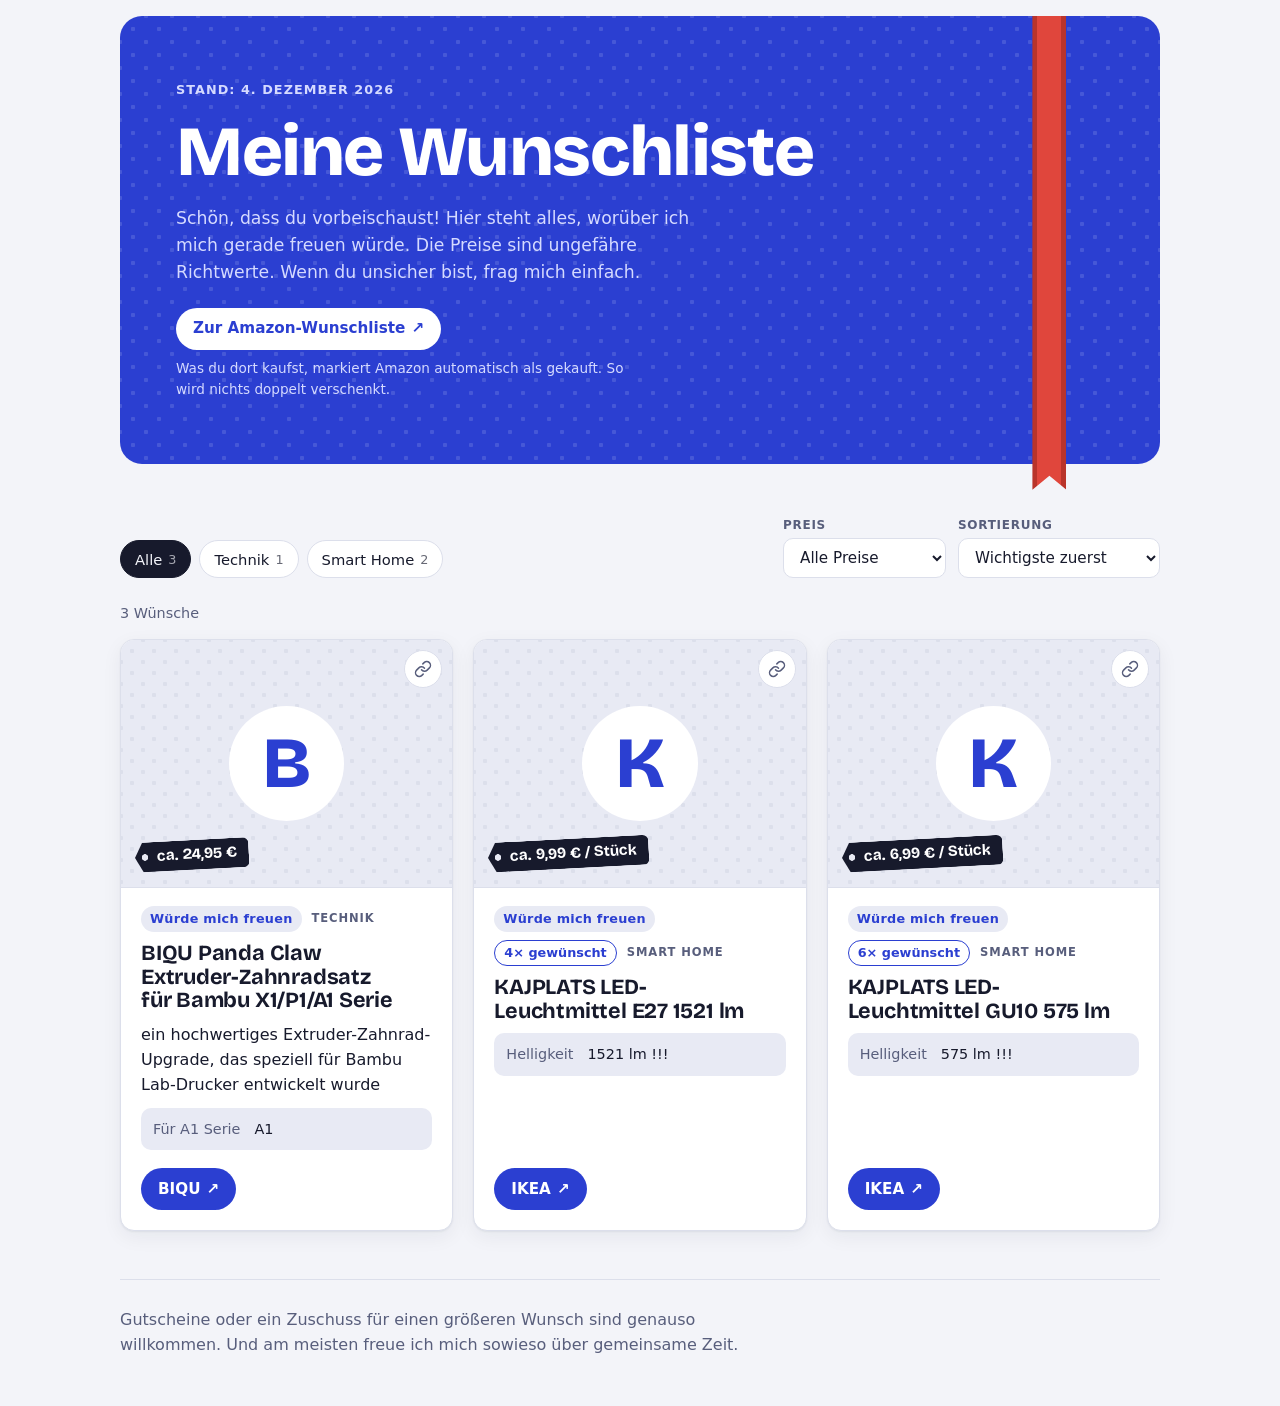
<file: index.html>
<!doctype html>
<html lang="de">
<head>
  <meta charset="utf-8">
  <meta name="viewport" content="width=device-width, initial-scale=1, viewport-fit=cover">
  <title>Meine Wunschliste</title>

  <!-- Nicht in Suchmaschinen anzeigen: Nur wer den Link hat, findet die Seite. -->
  <meta name="robots" content="noindex, nofollow">

  <!-- Vorschau beim Teilen (WhatsApp, Signal, Telegram …).
       Wenn die Seite unter einer anderen Adresse liegt, die beiden URLs unten anpassen. -->
  <meta name="description" content="Alles, worüber ich mich gerade freuen würde, mit Links zum Shop.">
  <meta property="og:type" content="website">
  <meta property="og:title" content="Meine Wunschliste">
  <meta property="og:description" content="Alles, worüber ich mich gerade freuen würde, mit Links zum Shop.">
  <meta property="og:url" content="https://maximilianhankomh-netizen.github.io/Wunschliste/">
  <meta property="og:image" content="https://maximilianhankomh-netizen.github.io/Wunschliste/vorschau.png">
  <meta property="og:image:width" content="1200">
  <meta property="og:image:height" content="630">
  <meta name="twitter:card" content="summary_large_image">

  <link rel="icon" href="favicon.svg" type="image/svg+xml">
  <meta name="theme-color" content="#2b3fd1">
  <link rel="stylesheet" href="style.css">
</head>
<body>
  <div class="seite">
    <header class="kopf">
      <div class="kopf-inhalt">
        <div class="kopf-zeile">
          <p class="kopf-label">Wunschzettel</p>
          <a id="admin-link" class="admin-link" href="admin.html" hidden>Bearbeiten</a>
        </div>
        <h1 id="titel">Meine Wunschliste</h1>
        <p id="einleitung" class="einleitung"></p>
        <div id="amazon-box" class="amazon-box" hidden>
          <a id="amazon-link" class="knopf knopf-hell" href="#" target="_blank" rel="noopener">
            Zur Amazon-Wunschliste <span aria-hidden="true">↗</span>
          </a>
          <p class="amazon-tipp">
            Was du dort kaufst, markiert Amazon automatisch als gekauft. So wird nichts doppelt verschenkt.
          </p>
        </div>
      </div>
    </header>

    <main>
      <section class="werkzeuge" aria-label="Wünsche filtern und sortieren">
        <div class="kategorien" id="kategorien" role="group" aria-label="Kategorie"></div>
        <div class="auswahl">
          <label class="feld">
            <span>Preis</span>
            <select id="preis-filter">
              <option value="alle">Alle Preise</option>
              <option value="0-25">bis 25 €</option>
              <option value="25-75">25 bis 75 €</option>
              <option value="75-150">75 bis 150 €</option>
              <option value="150-">über 150 €</option>
            </select>
          </label>
          <label class="feld">
            <span>Sortierung</span>
            <select id="sortierung">
              <option value="prioritaet">Wichtigste zuerst</option>
              <option value="preis-auf">Günstigste zuerst</option>
              <option value="preis-ab">Teuerste zuerst</option>
            </select>
          </label>
        </div>
      </section>

      <p id="anzahl" class="anzahl" aria-live="polite"></p>

      <div id="fehler" class="fehler" role="alert" hidden></div>

      <div id="liste" class="liste"></div>

      <div id="leer" class="leer" hidden>
        <p>In dieser Auswahl gibt es gerade keine Wünsche.</p>
        <button type="button" id="zuruecksetzen" class="knopf knopf-rahmen">Alle Wünsche zeigen</button>
      </div>

      <details id="erfuellt" class="erfuellt" hidden>
        <summary>Schon erfüllt <span id="erfuellt-anzahl"></span></summary>
        <ul id="erfuellt-liste"></ul>
      </details>
    </main>

    <footer class="fuss">
      <div id="groessen-box" class="groessen-box" hidden>
        <h2>Meine Größen</h2>
        <dl id="groessen" class="groessen"></dl>
      </div>
      <p id="fusszeile" class="fusszeile"></p>
    </footer>
  </div>

  <div id="hinweis-toast" class="toast" role="status" aria-live="polite" hidden></div>

  <!-- Merkt sich Tippfehler in wuensche.js, damit die Seite die Zeile nennen kann. -->
  <script>window.WL_FEHLER = []; addEventListener("error", function (e) { window.WL_FEHLER.push(e); });</script>
  <!-- Welche Liste? Ohne Angabe die Hauptliste (wuensche.js), mit …/?liste=lena die Datei listen/lena.js.
       Die Daten werden immer frisch geladen (am Cache vorbei), damit Änderungen sofort sichtbar sind; danach app.js. -->
  <script>
    (function () {
      var treffer = /[?&]liste=([^&#]*)/.exec(location.search);
      var liste = "";
      try {
        liste = treffer ? decodeURIComponent(treffer[1]).replace(/^\s+|\s+$/g, "").toLowerCase() : "";
      } catch (e) {
        liste = treffer[1];
      }
      window.WL_LISTE = liste;
      window.WL_DATEI = liste ? "listen/" + liste + ".js" : "wuensche.js";

      function weiter(ladefehler) {
        if (ladefehler) window.WL_LADEFEHLER = true;
        var app = document.createElement("script");
        app.src = "app.js";
        document.body.appendChild(app);
      }
      if (liste && !/^[a-z0-9-]+$/.test(liste)) return weiter(true);
      var daten = document.createElement("script");
      daten.src = window.WL_DATEI + "?v=" + Date.now();
      daten.onload = function () { weiter(false); };
      daten.onerror = function () { weiter(true); };
      document.body.appendChild(daten);
    })();
  </script>
</body>
</html>
</file>
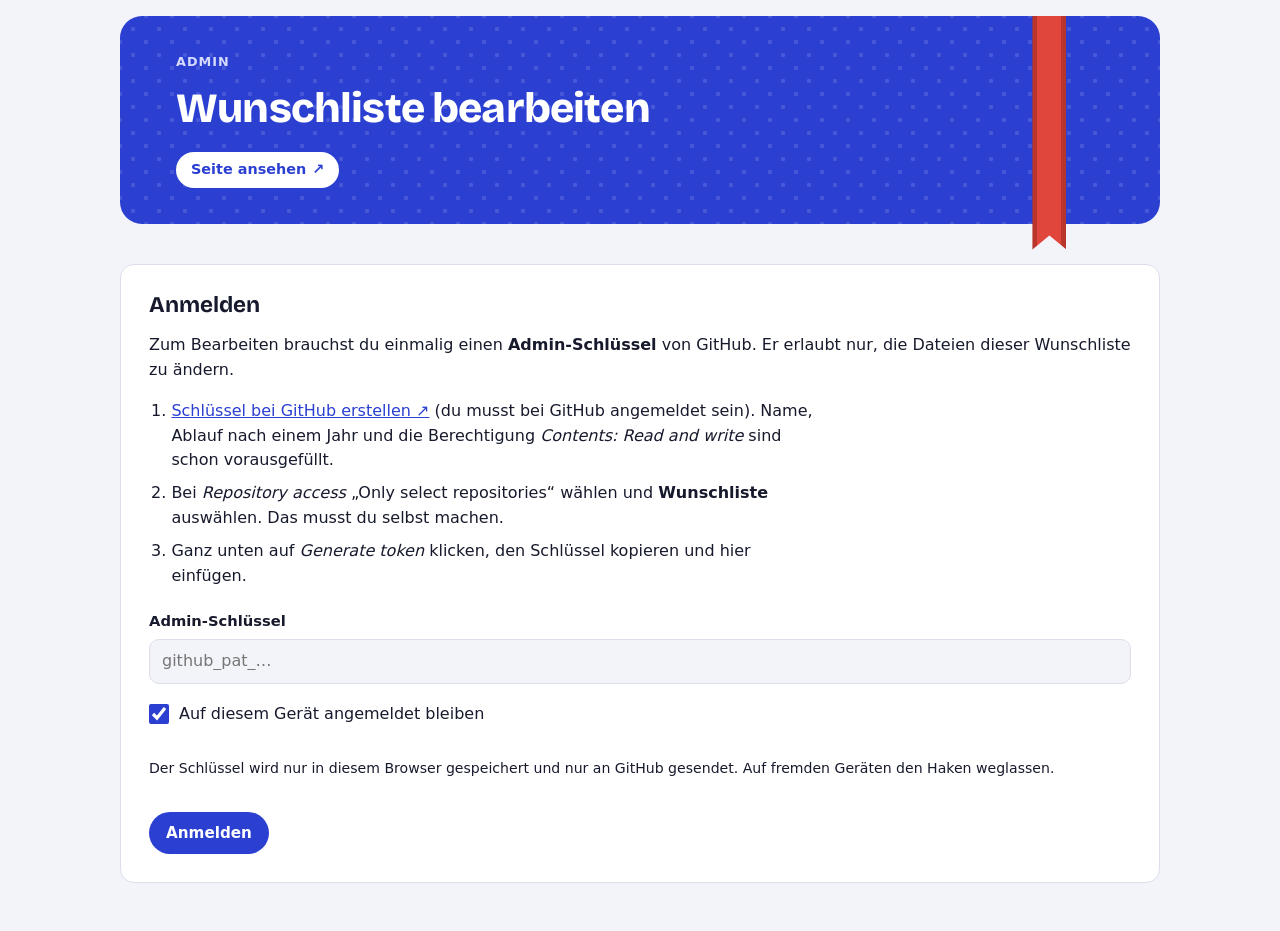
<file: admin.html>
<!doctype html>
<html lang="de">
<head>
  <meta charset="utf-8">
  <meta name="viewport" content="width=device-width, initial-scale=1, viewport-fit=cover">
  <title>Wunschliste bearbeiten</title>
  <meta name="robots" content="noindex, nofollow">
  <meta name="referrer" content="no-referrer">
  <!-- Nur eigene Dateien und die GitHub-API erlaubt: zusätzlicher Schutz gegen eingeschleusten Code. -->
  <meta http-equiv="Content-Security-Policy" content="default-src 'none'; script-src 'self'; style-src 'self'; font-src 'self'; img-src 'self' https: data: blob:; connect-src https://api.github.com; base-uri 'none'; form-action 'none'">
  <link rel="icon" href="favicon.svg" type="image/svg+xml">
  <meta name="theme-color" content="#2b3fd1">
  <link rel="stylesheet" href="style.css">
  <link rel="stylesheet" href="admin.css">
</head>
<body>
  <div class="seite admin">
    <header class="kopf kopf-klein">
      <div class="kopf-inhalt">
        <p class="kopf-label">Admin</p>
        <h1>Wunschliste bearbeiten</h1>
        <div class="kopf-aktionen">
          <a id="seite-ansehen" class="knopf knopf-hell knopf-klein" href="./" target="_blank" rel="noopener">Seite ansehen <span aria-hidden="true">↗</span></a>
          <button type="button" id="abmelden" class="knopf knopf-durchsichtig knopf-klein" hidden>Abmelden</button>
        </div>
      </div>
    </header>

    <main class="admin-main">
      <div id="meldung" class="meldung" role="alert" hidden>
        <p id="meldung-text"></p>
        <div class="meldung-aktionen" id="meldung-aktionen"></div>
      </div>

      <!-- Anmeldung -->
      <section id="ansicht-login" class="panel" hidden aria-labelledby="login-titel">
        <h2 id="login-titel">Anmelden</h2>
        <p>
          Zum Bearbeiten brauchst du einmalig einen <strong>Admin-Schlüssel</strong> von GitHub.
          Er erlaubt nur, die Dateien dieser Wunschliste zu ändern.
        </p>
        <ol class="schritte">
          <li>
            <a id="schluessel-link" href="https://github.com/settings/personal-access-tokens/new" target="_blank" rel="noopener">Schlüssel bei GitHub erstellen <span aria-hidden="true">↗</span></a>
            (du musst bei GitHub angemeldet sein). Name, Ablauf nach einem Jahr und die Berechtigung
            <em>Contents: Read and write</em> sind schon vorausgefüllt.
          </li>
          <li>
            Bei <em>Repository access</em> „Only select repositories“ wählen und <strong id="repo-name">Wunschliste</strong> auswählen.
            Das musst du selbst machen.
          </li>
          <li>
            Ganz unten auf <em>Generate token</em> klicken, den Schlüssel kopieren und hier einfügen.
          </li>
        </ol>
        <form id="login-form" class="formular" novalidate>
          <label class="eingabe" for="schluessel">
            <span>Admin-Schlüssel</span>
            <input type="password" id="schluessel" name="schluessel" autocomplete="off" autocapitalize="off" spellcheck="false" placeholder="github_pat_…" required>
          </label>
          <label class="haken" for="merken">
            <input type="checkbox" id="merken" checked>
            <span>Auf diesem Gerät angemeldet bleiben</span>
          </label>
          <p class="klein">
            Der Schlüssel wird nur in diesem Browser gespeichert und nur an GitHub gesendet.
            Auf fremden Geräten den Haken weglassen.
          </p>
          <div>
            <button type="submit" class="knopf knopf-voll" id="login-knopf">Anmelden</button>
          </div>
        </form>
      </section>

      <!-- Laden -->
      <section id="ansicht-laden" class="panel laden" hidden>
        <p>Wunschliste wird geladen …</p>
      </section>

      <!-- Übersicht -->
      <section id="ansicht-liste" hidden aria-labelledby="liste-titel">
        <!-- Welche Liste wird bearbeitet, und unter welchem Link ist sie zu finden? -->
        <div class="panel formular listen-panel">
          <div class="listen-zeile">
            <label class="eingabe" for="listen-auswahl">
              <span>Liste</span>
              <select id="listen-auswahl"></select>
            </label>
            <button type="button" id="liste-neu" class="knopf knopf-rahmen knopf-klein">+ Neue Liste</button>
          </div>
          <div class="eingabe">
            <label for="teilen-link"><span>Link zum Verschicken</span></label>
            <div class="kopier-zeile">
              <input type="text" id="teilen-link" readonly>
              <button type="button" class="knopf knopf-rahmen knopf-klein" data-kopieren="teilen-link">Kopieren</button>
            </div>
          </div>
          <details class="admin-link-details">
            <summary>Link zum Bearbeiten dieser Liste</summary>
            <p class="klein leise">
              Für die Person, der die Liste gehört. Zum Anmelden braucht sie einen eigenen Admin-Schlüssel
              (siehe README: „Eine zweite Person bearbeitet ihre Liste“).
            </p>
            <div class="kopier-zeile">
              <input type="text" id="teilen-admin-link" readonly aria-label="Link zum Bearbeiten dieser Liste">
              <button type="button" class="knopf knopf-rahmen knopf-klein" data-kopieren="teilen-admin-link">Kopieren</button>
            </div>
          </details>
        </div>

        <form id="neue-liste-form" class="panel formular" hidden novalidate aria-labelledby="neue-liste-titel">
          <h2 id="neue-liste-titel">Neue Wunschliste</h2>
          <p class="klein leise">
            Zum Beispiel für deine Freundin. Die Liste bekommt einen eigenen Link und eigene Einstellungen
            (Begrüßung, Amazon-Wunschliste, Größen). Deine Liste bleibt unverändert.
          </p>
          <label class="eingabe" for="neue-liste-name">
            <span>Name</span>
            <input type="text" id="neue-liste-name" maxlength="40" placeholder="z. B. Lena" autocomplete="off">
            <small id="neue-liste-vorschau">Daraus wird der Link …/?liste=…</small>
          </label>
          <div class="knopf-reihe">
            <button type="submit" class="knopf knopf-voll">Liste anlegen</button>
            <button type="button" id="neue-liste-abbrechen" class="knopf knopf-rahmen">Abbrechen</button>
          </div>
        </form>

        <div class="admin-leiste">
          <h2 id="liste-titel">Wünsche <span id="liste-anzahl" class="leise"></span></h2>
          <button type="button" id="neu" class="knopf knopf-voll">+ Neuer Wunsch</button>
        </div>
        <p class="klein leise">
          Reihenfolge innerhalb gleicher Wichtigkeit = Reihenfolge auf der Seite. Mit den Pfeilen verschiebst du einen Wunsch.
        </p>
        <ul id="admin-liste" class="admin-liste"></ul>
        <p id="liste-leer" class="panel leise" hidden>Noch keine Wünsche. Leg mit „+ Neuer Wunsch“ los!</p>
        <p id="ohne-titel-hinweis" class="klein leise" hidden></p>

        <details id="einstellungen" class="panel einstellungen">
          <summary>Einstellungen der Seite</summary>
          <form id="einstellungen-form" class="formular" novalidate>
            <label class="eingabe" for="e-name">
              <span>Name</span>
              <input type="text" id="e-name" maxlength="40" placeholder="z. B. Max">
              <small>Erscheint nur hier in der Listenauswahl.</small>
            </label>
            <label class="eingabe" for="e-titel">
              <span>Überschrift</span>
              <input type="text" id="e-titel" maxlength="80">
            </label>
            <label class="eingabe" for="e-einleitung">
              <span>Begrüßungstext</span>
              <textarea id="e-einleitung" rows="3"></textarea>
            </label>
            <label class="eingabe" for="e-amazon">
              <span>Link zur Amazon-Wunschliste</span>
              <input type="url" id="e-amazon" inputmode="url" placeholder="https://www.amazon.de/hz/wishlist/ls/…">
              <small>Leer lassen, wenn du keine hast. Die Liste muss bei Amazon auf „Geteilt“ oder „Öffentlich“ stehen.</small>
            </label>
            <fieldset class="gruppe">
              <legend>Meine Größen</legend>
              <div id="e-groessen" class="zeilen"></div>
              <button type="button" class="knopf knopf-rahmen knopf-klein" id="e-groesse-neu">+ Größe hinzufügen</button>
            </fieldset>
            <label class="eingabe" for="e-fusszeile">
              <span>Text ganz unten</span>
              <textarea id="e-fusszeile" rows="3"></textarea>
            </label>
            <div>
              <button type="submit" class="knopf knopf-voll">Einstellungen speichern</button>
            </div>
          </form>
        </details>
      </section>

      <!-- Bearbeiten -->
      <section id="ansicht-editor" hidden aria-labelledby="editor-titel">
        <div class="admin-leiste">
          <button type="button" class="knopf knopf-rahmen knopf-klein" id="editor-zurueck">← Zurück</button>
          <h2 id="editor-titel">Wunsch bearbeiten</h2>
        </div>

        <form id="editor-form" class="formular panel" novalidate>
          <label class="eingabe" for="w-titel">
            <span>Titel <abbr title="Pflichtfeld">*</abbr></span>
            <input type="text" id="w-titel" required maxlength="120" placeholder="z. B. Kopfhörer mit Noise Cancelling">
          </label>

          <label class="eingabe" for="w-beschreibung">
            <span>Beschreibung</span>
            <textarea id="w-beschreibung" rows="3" placeholder="Was genau und warum?"></textarea>
          </label>

          <div class="zwei-spalten">
            <label class="eingabe" for="w-kategorie">
              <span>Kategorie</span>
              <input type="text" id="w-kategorie" list="kategorien-liste" maxlength="40" placeholder="z. B. Technik">
              <datalist id="kategorien-liste"></datalist>
            </label>
            <label class="eingabe" for="w-preis">
              <span>Ungefährer Preis in €</span>
              <input type="text" id="w-preis" inputmode="decimal" placeholder="z. B. 49,99">
            </label>
            <label class="eingabe" for="w-anzahl">
              <span>Wie oft wünschst du dir das?</span>
              <input type="number" id="w-anzahl" inputmode="numeric" min="1" max="999" step="1" value="1">
              <small>Zum Beispiel 4 bei Gläsern. Der Preis gilt dann pro Stück.</small>
            </label>
          </div>

          <fieldset class="gruppe">
            <legend>Wie wichtig?</legend>
            <div class="wahl">
              <label><input type="radio" name="w-prio" value="1"> <span>Herzenswunsch</span></label>
              <label><input type="radio" name="w-prio" value="2" checked> <span>Würde mich freuen</span></label>
              <label><input type="radio" name="w-prio" value="3"> <span>Kleinigkeit</span></label>
            </div>
          </fieldset>

          <fieldset class="gruppe">
            <legend>Bild</legend>
            <div class="bild-bereich">
              <div id="w-bild-vorschau" class="bild-vorschau"></div>
              <div class="bild-knoepfe">
                <label class="knopf knopf-rahmen knopf-klein datei-knopf" for="w-bild-datei">
                  Bild auswählen
                  <input type="file" id="w-bild-datei" accept="image/*">
                </label>
                <button type="button" class="knopf knopf-rahmen knopf-klein" id="w-bild-entfernen" hidden>Bild entfernen</button>
                <details class="bild-url">
                  <summary>Oder Bild-Adresse einfügen</summary>
                  <label class="eingabe" for="w-bild-url">
                    <span class="sr-only">Bild-Adresse</span>
                    <input type="text" id="w-bild-url" inputmode="url" placeholder="https://… oder bilder/datei.jpg">
                  </label>
                </details>
              </div>
            </div>
          </fieldset>

          <fieldset class="gruppe">
            <legend>Details</legend>
            <p class="klein leise">Zum Beispiel Größe, Farbe, Modell oder ISBN.</p>
            <div id="w-details" class="zeilen"></div>
            <button type="button" class="knopf knopf-rahmen knopf-klein" id="w-detail-neu">+ Detail hinzufügen</button>
          </fieldset>

          <fieldset class="gruppe">
            <legend>Links zu Shops</legend>
            <p class="klein leise">Bei Amazon: Auf der Produktseite „Teilen“ → „Link kopieren“ und hier einfügen.</p>
            <div id="w-links" class="zeilen"></div>
            <button type="button" class="knopf knopf-rahmen knopf-klein" id="w-link-neu">+ Link hinzufügen</button>
          </fieldset>

          <label class="eingabe" for="w-hinweis">
            <span>Persönliche Notiz</span>
            <input type="text" id="w-hinweis" maxlength="160" placeholder="z. B. Gebraucht ist auch okay!">
            <small>Erscheint in Handschrift auf der Karte.</small>
          </label>

          <label class="haken" for="w-erfuellt">
            <input type="checkbox" id="w-erfuellt">
            <span>Schon erfüllt (wird dann unten unter „Schon erfüllt“ angezeigt)</span>
          </label>

          <div id="loeschen-bereich" class="loeschen-bereich">
            <button type="button" class="knopf knopf-gefahr knopf-klein" id="editor-loeschen">Wunsch löschen</button>
            <div id="loeschen-frage" class="loeschen-frage" hidden>
              <p>Diesen Wunsch wirklich löschen?</p>
              <button type="button" class="knopf knopf-gefahr-voll knopf-klein" id="loeschen-ja">Ja, löschen</button>
              <button type="button" class="knopf knopf-rahmen knopf-klein" id="loeschen-nein">Nein</button>
            </div>
          </div>

          <div class="aktionsleiste">
            <button type="submit" class="knopf knopf-voll" id="editor-speichern">Speichern</button>
            <button type="button" class="knopf knopf-rahmen" id="editor-abbrechen">Abbrechen</button>
          </div>
        </form>
      </section>
    </main>
  </div>

  <div id="hinweis-toast" class="toast" role="status" aria-live="polite" hidden></div>

  <script src="admin.js"></script>
</body>
</html>
</file>
<file: style.css>
/* Eigene Schriften liegen im Ordner "schriften" (keine Verbindung zu Google & Co. nötig). */
@font-face {
  font-family: "Bricolage Grotesque";
  src: url("schriften/bricolage-grotesque.woff2") format("woff2");
  font-weight: 200 800;
  font-display: swap;
}
@font-face {
  font-family: "Caveat";
  src: url("schriften/caveat.woff2") format("woff2");
  font-weight: 600;
  font-display: swap;
}

/* Layout: Der Kopf ist ein eingepacktes Geschenk (blaues Geschenkpapier, rote Schleife),
   darunter ein ruhiges Raster aus Wunschkarten mit Preis-Anhänger. */
:root {
  --papier: #f3f4f9;
  --karte: #ffffff;
  --tinte: #171a2c;
  --grau: #585e7c;
  --linie: #dcdfeb;
  --flaeche: #e8eaf4;
  --blau: #2b3fd1;
  --blau-text: #2b3fd1;
  --blau-hover: #2232b0;
  --auf-blau: #ffffff;
  --kopf: #2b3fd1;
  --kopf-text: #ffffff;
  --kopf-gedaempft: #d5daff;
  --kopf-punkt: rgba(255, 255, 255, 0.13);
  --schleife: #e0463c;
  --schleife-dunkel: #b9342b;
  --herz-bg: #fde7e5;
  --herz-text: #ac2a21;
  --tag-bg: #171a2c;
  --tag-text: #ffffff;
  --bild-bg: #ffffff;
  --schatten: 0 1px 2px rgba(23, 26, 44, 0.06), 0 6px 20px rgba(23, 26, 44, 0.06);

  --schrift-display: "Bricolage Grotesque", "Avenir Next", "Segoe UI", system-ui, sans-serif;
  --schrift-text: system-ui, -apple-system, "Segoe UI", Roboto, "Helvetica Neue", Arial, sans-serif;
  --schrift-hand: "Caveat", "Segoe Print", "Bradley Hand", "Comic Sans MS", cursive;

  --radius: 14px;
  --breite: 1120px;
  --rand: clamp(16px, 4vw, 40px);
}

@media (prefers-color-scheme: dark) {
  :root:not([data-theme="light"]) {
    --papier: #0f111b;
    --karte: #181b29;
    --tinte: #eceef8;
    --grau: #a3a9c6;
    --linie: #2b2f45;
    --flaeche: #222639;
    --blau: #4c5ef0;
    --blau-text: #a3adff;
    --blau-hover: #6576ff;
    --auf-blau: #ffffff;
    --kopf: #2333b4;
    --kopf-text: #ffffff;
    --kopf-gedaempft: #c9cffc;
    --kopf-punkt: rgba(255, 255, 255, 0.1);
    --schleife: #e5524a;
    --schleife-dunkel: #b83a33;
    --herz-bg: #3b1d20;
    --herz-text: #ff9d94;
    --tag-bg: #eceef8;
    --tag-text: #171a2c;
    --bild-bg: #ffffff;
    --schatten: 0 1px 2px rgba(0, 0, 0, 0.3), 0 6px 20px rgba(0, 0, 0, 0.25);
    color-scheme: dark;
  }
}
:root[data-theme="dark"] {
  --papier: #0f111b;
  --karte: #181b29;
  --tinte: #eceef8;
  --grau: #a3a9c6;
  --linie: #2b2f45;
  --flaeche: #222639;
  --blau: #4c5ef0;
  --blau-text: #a3adff;
  --blau-hover: #6576ff;
  --auf-blau: #ffffff;
  --kopf: #2333b4;
  --kopf-text: #ffffff;
  --kopf-gedaempft: #c9cffc;
  --kopf-punkt: rgba(255, 255, 255, 0.1);
  --schleife: #e5524a;
  --schleife-dunkel: #b83a33;
  --herz-bg: #3b1d20;
  --herz-text: #ff9d94;
  --tag-bg: #eceef8;
  --tag-text: #171a2c;
  --bild-bg: #ffffff;
  --schatten: 0 1px 2px rgba(0, 0, 0, 0.3), 0 6px 20px rgba(0, 0, 0, 0.25);
  color-scheme: dark;
}

/* ---------- Grundlagen ---------- */

*,
*::before,
*::after {
  box-sizing: border-box;
}

body {
  margin: 0;
  background: var(--papier);
  color: var(--tinte);
  font-family: var(--schrift-text);
  font-size: 1rem;
  line-height: 1.55;
  -webkit-font-smoothing: antialiased;
}

img {
  max-width: 100%;
}

[hidden] {
  display: none !important;
}

h1,
h2,
h3 {
  font-family: var(--schrift-display);
  line-height: 1.1;
  text-wrap: balance;
  margin: 0;
}

a {
  color: var(--blau-text);
}

:focus-visible {
  outline: 3px solid var(--blau);
  outline-offset: 2px;
}

.seite {
  max-width: var(--breite);
  margin: 0 auto;
  padding-inline: var(--rand);
  padding-block: 16px 48px;
}

/* ---------- Kopf: das Geschenk ---------- */

.kopf {
  position: relative;
  background-color: var(--kopf);
  background-image:
    radial-gradient(circle, var(--kopf-punkt) 2px, transparent 2.5px),
    radial-gradient(circle, var(--kopf-punkt) 2px, transparent 2.5px);
  background-size: 26px 26px;
  background-position: 0 0, 13px 13px;
  color: var(--kopf-text);
  border-radius: 22px;
  padding-block: clamp(28px, 6vw, 64px);
  padding-inline: clamp(22px, 5vw, 56px);
}

/* Die Schleife: senkrechtes Band mit eingeschnittenem Ende, das unter dem Kopf heraushängt. */
.kopf::after {
  content: "";
  position: absolute;
  top: 0;
  bottom: -26px;
  right: clamp(22px, 9%, 120px);
  width: clamp(22px, 3vw, 34px);
  background: linear-gradient(90deg, var(--schleife-dunkel) 0 14%, var(--schleife) 14% 86%, var(--schleife-dunkel) 86%);
  clip-path: polygon(0 0, 100% 0, 100% 100%, 50% calc(100% - 14px), 0 100%);
  pointer-events: none;
}

.kopf-inhalt {
  position: relative;
  /* schmal genug, dass der Text nie unter der Schleife liegt */
  max-width: min(40rem, 80%);
  display: grid;
  gap: 14px;
}

.kopf-zeile {
  display: flex;
  flex-wrap: wrap;
  align-items: center;
  gap: 8px 14px;
}

.admin-link {
  display: inline-flex;
  align-items: center;
  min-height: 30px;
  padding: 3px 12px;
  border-radius: 999px;
  border: 1px solid var(--kopf-gedaempft);
  color: var(--kopf-text);
  font-size: 0.82rem;
  font-weight: 600;
  text-decoration: none;
}
.admin-link:hover {
  background: var(--kopf-punkt);
}

.kopf-label {
  margin: 0;
  font-size: 0.8rem;
  font-weight: 600;
  letter-spacing: 0.08em;
  text-transform: uppercase;
  color: var(--kopf-gedaempft);
}

.kopf h1 {
  font-size: clamp(2.4rem, 7.5vw, 4.4rem);
  font-weight: 800;
  letter-spacing: -0.02em;
}

.einleitung {
  margin: 0;
  max-width: 34rem;
  font-size: 1.08rem;
  color: var(--kopf-gedaempft);
}

.amazon-box {
  display: grid;
  gap: 8px;
  justify-items: start;
  margin-top: 8px;
}

.amazon-tipp {
  margin: 0;
  font-size: 0.85rem;
  color: var(--kopf-gedaempft);
  max-width: 30rem;
}

/* Zeilenumbrüche aus der Admin-Seite (Begrüßung, Beschreibung, Fußzeile) anzeigen */
.einleitung,
.beschreibung,
.fusszeile {
  white-space: pre-line;
}

/* ---------- Knöpfe ---------- */

.knopf {
  display: inline-flex;
  align-items: center;
  justify-content: center;
  gap: 6px;
  min-height: 42px;
  padding: 8px 16px;
  border-radius: 999px;
  border: 1.5px solid transparent;
  font: 600 0.95rem/1.2 var(--schrift-text);
  text-decoration: none;
  cursor: pointer;
  transition: background-color 0.15s, color 0.15s, border-color 0.15s;
}

.knopf-hell {
  background: var(--kopf-text);
  color: var(--kopf);
}
.knopf-hell:hover {
  background: var(--kopf-gedaempft);
}

.knopf-voll {
  background: var(--blau);
  color: var(--auf-blau);
}
.knopf-voll:hover {
  background: var(--blau-hover);
}

.knopf-rahmen {
  background: transparent;
  color: var(--blau-text);
  border-color: var(--linie);
}
.knopf-rahmen:hover {
  border-color: var(--blau-text);
}

/* ---------- Filter & Sortierung ---------- */

main {
  padding-top: 52px;
}

.werkzeuge {
  display: flex;
  flex-wrap: wrap;
  align-items: end;
  justify-content: space-between;
  gap: 16px 24px;
}

.kategorien {
  display: flex;
  flex-wrap: wrap;
  gap: 8px;
  min-width: 0;
}

.chip {
  display: inline-flex;
  align-items: center;
  gap: 6px;
  min-height: 38px;
  padding: 6px 14px;
  border-radius: 999px;
  border: 1.5px solid var(--linie);
  background: var(--karte);
  color: var(--tinte);
  font: 500 0.92rem/1.2 var(--schrift-text);
  cursor: pointer;
}
.chip:hover {
  border-color: var(--blau-text);
}
.chip[aria-pressed="true"] {
  background: var(--tinte);
  border-color: var(--tinte);
  color: var(--papier);
}
.chip-zahl {
  font-size: 0.8rem;
  opacity: 0.65;
  font-variant-numeric: tabular-nums;
}

.auswahl {
  display: flex;
  flex-wrap: wrap;
  gap: 12px;
}

.feld {
  display: grid;
  gap: 4px;
  font-size: 0.75rem;
  font-weight: 600;
  letter-spacing: 0.06em;
  text-transform: uppercase;
  color: var(--grau);
}

.feld select {
  min-height: 40px;
  padding: 6px 34px 6px 12px;
  border-radius: 10px;
  border: 1.5px solid var(--linie);
  background-color: var(--karte);
  color: var(--tinte);
  font: 500 0.95rem/1.2 var(--schrift-text);
  letter-spacing: normal;
  text-transform: none;
  cursor: pointer;
}

.anzahl {
  margin: 24px 0 14px;
  color: var(--grau);
  font-size: 0.9rem;
  font-variant-numeric: tabular-nums;
}

/* ---------- Wunschkarten ---------- */

.liste {
  display: grid;
  grid-template-columns: repeat(auto-fill, minmax(min(100%, 290px), 1fr));
  gap: 20px;
}

.wunsch {
  position: relative;
  display: flex;
  flex-direction: column;
  min-width: 0;
  background: var(--karte);
  border: 1px solid var(--linie);
  border-radius: var(--radius);
  box-shadow: var(--schatten);
  overflow: hidden;
  scroll-margin-top: 24px;
}

.wunsch.hervorgehoben {
  outline: 3px solid var(--blau);
  outline-offset: 3px;
}

.wunsch-bild {
  position: relative;
  aspect-ratio: 4 / 3;
  max-width: 100%;
  background: var(--bild-bg);
  border-bottom: 1px solid var(--linie);
}

.wunsch-bild img {
  width: 100%;
  height: 100%;
  object-fit: contain;
  padding: 12px;
  display: block;
}

/* Platzhalter ohne Bild: ein Stück Geschenkpapier mit dem Anfangsbuchstaben. */
.wunsch-bild.ohne-bild {
  display: grid;
  place-items: center;
  background-color: var(--flaeche);
  background-image:
    radial-gradient(circle, var(--linie) 2px, transparent 2.5px),
    radial-gradient(circle, var(--linie) 2px, transparent 2.5px);
  background-size: 22px 22px;
  background-position: 0 0, 11px 11px;
}

.monogramm {
  font-family: var(--schrift-display);
  font-weight: 800;
  font-size: 4.5rem;
  line-height: 1;
  color: var(--blau-text);
  width: 1.6em;
  height: 1.6em;
  display: grid;
  place-items: center;
  border-radius: 50%;
  background: var(--karte);
}

/* Preis als Anhänger mit Loch */
.preis-tag {
  position: absolute;
  left: 14px;
  bottom: 14px;
  margin: 0;
  padding: 5px 12px 5px 22px;
  background:
    radial-gradient(circle at 10px 50%, var(--bild-bg) 3px, transparent 3.5px),
    var(--tag-bg);
  color: var(--tag-text);
  font: 700 0.95rem/1.3 var(--schrift-display);
  font-variant-numeric: tabular-nums;
  clip-path: polygon(8px 0, 100% 0, 100% 100%, 8px 100%, 0 50%);
  border-radius: 0 6px 6px 0;
  transform: rotate(-3deg);
  transform-origin: left center;
}
.ohne-bild .preis-tag {
  background:
    radial-gradient(circle at 10px 50%, var(--flaeche) 3px, transparent 3.5px),
    var(--tag-bg);
}

.link-kopieren {
  position: absolute;
  top: 10px;
  right: 10px;
  width: 38px;
  height: 38px;
  display: grid;
  place-items: center;
  border-radius: 50%;
  border: 1px solid var(--linie);
  background: var(--karte);
  color: var(--grau);
  cursor: pointer;
}
.link-kopieren:hover {
  color: var(--blau-text);
  border-color: var(--blau-text);
}
.link-kopieren svg {
  width: 18px;
  height: 18px;
}

.wunsch-inhalt {
  flex: 1;
  display: flex;
  flex-direction: column;
  gap: 10px;
  padding: 18px 20px 20px;
  min-width: 0;
}

.wunsch-meta {
  display: flex;
  flex-wrap: wrap;
  align-items: center;
  gap: 8px 10px;
  font-size: 0.8rem;
}

.prio {
  display: inline-flex;
  align-items: center;
  gap: 5px;
  padding: 3px 9px;
  border-radius: 999px;
  font-weight: 600;
  letter-spacing: 0.02em;
}
.prio-1 {
  background: var(--herz-bg);
  color: var(--herz-text);
}
.prio-2 {
  background: var(--flaeche);
  color: var(--blau-text);
}
.prio-3 {
  border: 1px solid var(--linie);
  color: var(--grau);
}

/* „3× gewünscht“ */
.anzahl-chip {
  display: inline-flex;
  align-items: center;
  padding: 2px 9px;
  border-radius: 999px;
  border: 1.5px solid var(--blau-text);
  color: var(--blau-text);
  font-weight: 700;
  font-variant-numeric: tabular-nums;
}

.kategorie {
  color: var(--grau);
  text-transform: uppercase;
  letter-spacing: 0.08em;
  font-weight: 600;
  font-size: 0.72rem;
}

.wunsch-titel {
  font-size: 1.35rem;
  font-weight: 700;
  letter-spacing: -0.01em;
  overflow-wrap: anywhere;
}

.beschreibung {
  margin: 0;
  color: var(--tinte);
  overflow-wrap: anywhere;
}

.details {
  margin: 0;
  display: grid;
  grid-template-columns: auto 1fr;
  gap: 4px 14px;
  font-size: 0.9rem;
  padding: 10px 12px;
  border-radius: 10px;
  background: var(--flaeche);
}
.details dt {
  color: var(--grau);
}
.details dd {
  margin: 0;
  font-weight: 500;
  min-width: 0;
  overflow-wrap: anywhere;
}

/* Persönliche Notiz in Handschrift */
.notiz {
  margin: 2px 0 0;
  font-family: var(--schrift-hand);
  font-weight: 600;
  font-size: 1.35rem;
  line-height: 1.2;
  color: var(--blau-text);
  transform: rotate(-1deg);
}

.wunsch-links {
  margin-top: auto;
  padding-top: 8px;
  display: flex;
  flex-wrap: wrap;
  gap: 8px;
}

/* ---------- Leere Auswahl, Fehler, Erfüllt ---------- */

.leer {
  display: grid;
  justify-items: start;
  gap: 12px;
  padding: 28px;
  border: 1.5px dashed var(--linie);
  border-radius: var(--radius);
  color: var(--grau);
}
.leer p {
  margin: 0;
}

.fehler {
  padding: 18px 20px;
  border-radius: var(--radius);
  background: var(--herz-bg);
  color: var(--herz-text);
  border: 1px solid var(--herz-text);
}
.fehler strong {
  display: block;
  margin-bottom: 4px;
}
.fehler code {
  font-size: 0.9em;
}

.erfuellt {
  margin-top: 36px;
  border-top: 1px solid var(--linie);
  padding-top: 18px;
}
.erfuellt summary {
  cursor: pointer;
  font-family: var(--schrift-display);
  font-weight: 700;
  font-size: 1.1rem;
  color: var(--grau);
}
.erfuellt ul {
  margin: 12px 0 0;
  padding: 0;
  list-style: none;
  display: flex;
  flex-wrap: wrap;
  gap: 8px;
}
.erfuellt li {
  display: inline-flex;
  align-items: center;
  gap: 6px;
  padding: 6px 12px;
  border-radius: 999px;
  background: var(--flaeche);
  color: var(--grau);
  font-size: 0.9rem;
}
.erfuellt li::before {
  content: "✓";
  color: var(--blau-text);
  font-weight: 700;
}

/* ---------- Fuß ---------- */

.fuss {
  margin-top: 48px;
  padding-top: 28px;
  border-top: 1px solid var(--linie);
  display: grid;
  gap: 20px;
  color: var(--grau);
}

.groessen-box h2 {
  font-size: 1.1rem;
  color: var(--tinte);
  margin-bottom: 10px;
}

.groessen {
  margin: 0;
  display: flex;
  flex-wrap: wrap;
  gap: 10px;
}
.groessen div {
  display: grid;
  padding: 8px 14px;
  border-radius: 10px;
  border: 1px solid var(--linie);
  background: var(--karte);
}
.groessen dt {
  font-size: 0.75rem;
  letter-spacing: 0.04em;
  text-transform: uppercase;
}
.groessen dd {
  margin: 0;
  font-family: var(--schrift-display);
  font-weight: 700;
  font-size: 1.1rem;
  color: var(--tinte);
}

.fusszeile {
  margin: 0;
  max-width: 42rem;
}

/* ---------- Hinweis-Einblendung ---------- */

.toast {
  position: fixed;
  left: 50%;
  bottom: calc(20px + env(safe-area-inset-bottom, 0px));
  transform: translateX(-50%);
  max-width: calc(100% - 32px);
  padding: 10px 18px;
  border-radius: 999px;
  background: var(--tinte);
  color: var(--papier);
  font-size: 0.92rem;
  box-shadow: var(--schatten);
  z-index: 10;
}

.sr-only {
  position: absolute;
  width: 1px;
  height: 1px;
  overflow: hidden;
  clip: rect(0 0 0 0);
  white-space: nowrap;
}

/* ---------- Kleine Bildschirme ---------- */

@media (max-width: 560px) {
  .werkzeuge,
  .auswahl {
    width: 100%;
  }
  .auswahl .feld {
    flex: 1 1 180px;
  }
  /* Ohne Foto reicht auf dem Handy ein flacher Streifen statt eines großen Platzhalters. */
  .wunsch-bild.ohne-bild {
    aspect-ratio: 16 / 7;
  }
  .monogramm {
    font-size: 3rem;
  }
  .feld select {
    width: 100%;
  }
}

@media (prefers-reduced-motion: no-preference) {
  .wunsch.hervorgehoben {
    animation: aufleuchten 1.2s ease-out;
  }
  @keyframes aufleuchten {
    from {
      outline-color: var(--schleife);
      outline-offset: 10px;
    }
  }
}
</file>
<file: admin.css>
/* Zusätzliche Stile für die Admin-Seite. Farben und Schriften kommen aus style.css. */

.kopf-klein {
  padding-block: clamp(22px, 4vw, 36px);
}
.kopf-klein h1 {
  font-size: clamp(1.8rem, 5vw, 2.6rem);
}

.kopf-aktionen {
  display: flex;
  flex-wrap: wrap;
  gap: 8px;
  margin-top: 6px;
}

.knopf-klein {
  min-height: 36px;
  padding: 6px 14px;
  font-size: 0.9rem;
}

.knopf-durchsichtig {
  background: transparent;
  color: var(--kopf-text);
  border-color: var(--kopf-gedaempft);
}
.knopf-durchsichtig:hover {
  background: var(--kopf-punkt);
}

.knopf-gefahr {
  background: transparent;
  color: var(--herz-text);
  border-color: var(--linie);
}
.knopf-gefahr:hover {
  border-color: var(--herz-text);
}
.knopf-gefahr-voll {
  background: var(--herz-text);
  color: var(--karte);
}

.knopf:disabled,
.knopf[aria-disabled="true"] {
  opacity: 0.55;
  cursor: progress;
}

.admin-main {
  padding-top: 40px;
  display: grid;
  gap: 20px;
}

.panel {
  background: var(--karte);
  border: 1px solid var(--linie);
  border-radius: var(--radius);
  padding: clamp(18px, 3vw, 28px);
}

.panel > h2 {
  font-size: 1.4rem;
  margin-bottom: 8px;
}

.leise {
  color: var(--grau);
}
.klein {
  font-size: 0.88rem;
}
.laden p {
  margin: 0;
  color: var(--grau);
}

/* ---------- Meldungen ---------- */

.meldung {
  padding: 16px 18px;
  border-radius: var(--radius);
  background: var(--herz-bg);
  color: var(--herz-text);
  border: 1px solid var(--herz-text);
  display: grid;
  gap: 10px;
}
.meldung.ok {
  background: var(--flaeche);
  color: var(--tinte);
  border-color: var(--linie);
}
.meldung p {
  margin: 0;
}
.meldung-aktionen {
  display: flex;
  flex-wrap: wrap;
  gap: 8px;
}
.meldung-aktionen:empty {
  display: none;
}

/* ---------- Anmeldung ---------- */

.schritte {
  margin: 14px 0 22px;
  padding-left: 1.4em;
  display: grid;
  gap: 8px;
  max-width: 42rem;
}

/* ---------- Formulare ---------- */

.formular {
  display: grid;
  gap: 18px;
}

.eingabe {
  display: grid;
  gap: 6px;
  min-width: 0;
}
.eingabe > span {
  font-weight: 600;
  font-size: 0.92rem;
}
.eingabe small {
  color: var(--grau);
  font-size: 0.82rem;
}
.eingabe abbr {
  text-decoration: none;
  color: var(--herz-text);
}

.formular input[type="text"],
.formular input[type="number"],
.formular input[type="url"],
.formular input[type="password"],
.formular textarea {
  width: 100%;
  min-height: 44px;
  padding: 10px 12px;
  border-radius: 10px;
  border: 1.5px solid var(--linie);
  background: var(--papier);
  color: var(--tinte);
  font: 400 1rem/1.4 var(--schrift-text);
}
.formular textarea {
  resize: vertical;
  min-height: 84px;
}
.formular input:focus-visible,
.formular textarea:focus-visible {
  outline: 3px solid var(--blau);
  outline-offset: 0;
  border-color: var(--blau);
}
.formular input[aria-invalid="true"] {
  border-color: var(--herz-text);
}

/* Fehlermeldung direkt unter dem betroffenen Feld */
.feld-fehler {
  display: block;
  margin-top: -8px;
  color: var(--herz-text);
  font-size: 0.85rem;
  font-weight: 600;
}
.zeilen .feld-fehler {
  margin-top: -2px;
}

/* Hinweise unten: über der Speichern-Leiste und ohne Klicks abzufangen */
.toast {
  pointer-events: none;
  bottom: calc(88px + env(safe-area-inset-bottom, 0px));
}

.formular input:disabled,
.formular textarea:disabled {
  opacity: 0.7;
}

.zwei-spalten {
  display: grid;
  grid-template-columns: repeat(auto-fit, minmax(min(100%, 220px), 1fr));
  gap: 18px;
}

.gruppe {
  margin: 0;
  padding: 0;
  border: 0;
  display: grid;
  gap: 10px;
  justify-items: start;
  min-width: 0;
}
.gruppe legend {
  padding: 0;
  margin-bottom: 8px;
  font-weight: 600;
  font-size: 0.92rem;
}
.gruppe > p {
  margin: -4px 0 0;
}
.gruppe .zeilen {
  justify-self: stretch;
}

.wahl {
  display: flex;
  flex-wrap: wrap;
  gap: 8px;
}
.wahl label {
  display: inline-flex;
  align-items: center;
  gap: 8px;
  min-height: 40px;
  padding: 6px 14px 6px 10px;
  border-radius: 999px;
  border: 1.5px solid var(--linie);
  cursor: pointer;
}
.wahl label:has(input:checked) {
  border-color: var(--blau-text);
  background: var(--flaeche);
}
.wahl input {
  accent-color: var(--blau);
  margin: 0;
}

.haken {
  display: flex;
  align-items: flex-start;
  gap: 10px;
  cursor: pointer;
}
.haken input {
  width: 20px;
  height: 20px;
  margin: 2px 0 0;
  accent-color: var(--blau);
  flex: none;
}

/* Wiederholbare Zeilen (Details, Links, Größen) */
.zeilen {
  display: grid;
  gap: 8px;
}
.zeilen:empty {
  display: none;
}
.zeile {
  display: grid;
  grid-template-columns: minmax(0, 2fr) minmax(0, 3fr) auto;
  gap: 8px;
  align-items: center;
}
.zeile-entfernen {
  width: 40px;
  height: 40px;
  border-radius: 50%;
  border: 1px solid var(--linie);
  background: var(--karte);
  color: var(--grau);
  font-size: 1.2rem;
  line-height: 1;
  cursor: pointer;
}
.zeile-entfernen:hover {
  color: var(--herz-text);
  border-color: var(--herz-text);
}

/* Bild */
.bild-bereich {
  display: grid;
  grid-template-columns: minmax(0, 220px) minmax(0, 1fr);
  gap: 16px;
  align-items: start;
  justify-self: stretch;
}
.bild-vorschau {
  aspect-ratio: 4 / 3;
  max-width: 100%;
  border-radius: 12px;
  border: 1px solid var(--linie);
  background: var(--bild-bg);
  overflow: hidden;
  display: grid;
  place-items: center;
}
.bild-vorschau img {
  width: 100%;
  height: 100%;
  object-fit: contain;
  padding: 8px;
}
.bild-vorschau.ohne-bild {
  background: var(--flaeche);
  color: var(--grau);
  font-size: 0.85rem;
  text-align: center;
  padding: 12px;
}
.bild-knoepfe {
  display: grid;
  gap: 10px;
  justify-items: start;
  min-width: 0;
}
.datei-knopf {
  position: relative;
}
.datei-knopf input {
  position: absolute;
  inset: 0;
  opacity: 0;
  width: 100%;
  cursor: pointer;
}
.datei-knopf:focus-within {
  outline: 3px solid var(--blau);
  outline-offset: 2px;
}
.bild-url {
  width: 100%;
}
.bild-url summary {
  cursor: pointer;
  color: var(--blau-text);
  font-size: 0.9rem;
  margin-bottom: 8px;
}

/* Aktionen unten im Editor */
.aktionsleiste {
  position: sticky;
  bottom: 0;
  margin-inline: calc(-1 * clamp(18px, 3vw, 28px));
  margin-bottom: calc(-1 * clamp(18px, 3vw, 28px));
  padding: 14px clamp(18px, 3vw, 28px) calc(14px + env(safe-area-inset-bottom, 0px));
  background: var(--karte);
  border-top: 1px solid var(--linie);
  border-radius: 0 0 var(--radius) var(--radius);
  display: flex;
  flex-wrap: wrap;
  gap: 10px;
  align-items: center;
  z-index: 2;
}

.loeschen-bereich {
  display: grid;
  justify-items: start;
  gap: 10px;
  padding-top: 16px;
  border-top: 1px solid var(--linie);
}

.loeschen-frage {
  display: flex;
  flex-wrap: wrap;
  align-items: center;
  gap: 10px;
  padding: 14px 16px;
  border-radius: 12px;
  background: var(--herz-bg);
  color: var(--herz-text);
}
.loeschen-frage p {
  margin: 0;
  font-weight: 600;
  flex-basis: 100%;
}

/* ---------- Listenauswahl und Link zum Verschicken ---------- */

.listen-panel {
  gap: 14px;
}
.listen-panel .eingabe > label > span {
  font-weight: 600;
  font-size: 0.92rem;
}
.listen-zeile {
  display: flex;
  flex-wrap: wrap;
  align-items: end;
  gap: 10px 12px;
}
.listen-zeile .eingabe {
  flex: 1 1 220px;
}
.formular select {
  width: 100%;
  min-height: 44px;
  padding: 8px 12px;
  border-radius: 10px;
  border: 1.5px solid var(--linie);
  background: var(--papier);
  color: var(--tinte);
  font: 500 1rem/1.3 var(--schrift-text);
}
.kopier-zeile {
  display: flex;
  gap: 8px;
  align-items: center;
}
.kopier-zeile input {
  flex: 1;
  min-width: 0;
  font-size: 0.92rem !important;
}
.admin-link-details summary {
  cursor: pointer;
  color: var(--blau-text);
  font-size: 0.9rem;
}
.admin-link-details[open] summary {
  margin-bottom: 8px;
}
.admin-link-details p {
  margin: 0 0 8px;
}
.knopf-reihe {
  display: flex;
  flex-wrap: wrap;
  gap: 10px;
}
#neue-liste-form h2 {
  font-size: 1.3rem;
}
#neue-liste-form > p {
  margin: -8px 0 0;
}

/* ---------- Übersicht ---------- */

.admin-leiste {
  display: flex;
  flex-wrap: wrap;
  align-items: center;
  justify-content: space-between;
  gap: 12px;
}
.admin-leiste h2 {
  font-size: 1.5rem;
}
#ansicht-editor .admin-leiste {
  justify-content: flex-start;
  margin-bottom: 14px;
}
#ansicht-liste {
  display: grid;
  gap: 14px;
}
#ansicht-liste[hidden] {
  display: none;
}
#ansicht-liste > p {
  margin: 0;
}

.admin-liste {
  list-style: none;
  margin: 0;
  padding: 0;
  display: grid;
  gap: 10px;
}

.admin-wunsch {
  display: grid;
  grid-template-columns: 64px minmax(0, 1fr) auto;
  gap: 14px;
  align-items: center;
  padding: 10px 12px 10px 10px;
  background: var(--karte);
  border: 1px solid var(--linie);
  border-radius: var(--radius);
}
.admin-wunsch.ist-erfuellt {
  opacity: 0.7;
}

.mini-bild {
  width: 64px;
  height: 64px;
  border-radius: 10px;
  overflow: hidden;
  background: var(--bild-bg);
  border: 1px solid var(--linie);
  display: grid;
  place-items: center;
}
.mini-bild img {
  width: 100%;
  height: 100%;
  object-fit: contain;
  padding: 4px;
}
.mini-bild.ohne-bild {
  background: var(--flaeche);
  font-family: var(--schrift-display);
  font-weight: 800;
  font-size: 1.6rem;
  color: var(--blau-text);
}

.admin-wunsch-text {
  min-width: 0;
  display: grid;
  gap: 4px;
}
.admin-wunsch-titel {
  font-family: var(--schrift-display);
  font-weight: 700;
  font-size: 1.08rem;
  line-height: 1.2;
  overflow-wrap: anywhere;
  background: none;
  border: 0;
  padding: 0;
  color: var(--tinte);
  text-align: left;
  cursor: pointer;
}
.admin-wunsch-titel:hover {
  color: var(--blau-text);
  text-decoration: underline;
}
.admin-wunsch-meta {
  display: flex;
  flex-wrap: wrap;
  gap: 4px 10px;
  font-size: 0.82rem;
  color: var(--grau);
  font-variant-numeric: tabular-nums;
}
.admin-wunsch-meta .prio {
  padding: 1px 8px;
  font-size: 0.78rem;
}
.status-erfuellt {
  font-weight: 600;
  color: var(--blau-text);
}

.admin-wunsch-aktionen {
  display: flex;
  gap: 6px;
  align-items: center;
}
.pfeil {
  width: 38px;
  height: 38px;
  border-radius: 50%;
  border: 1px solid var(--linie);
  background: var(--karte);
  color: var(--grau);
  font-size: 1rem;
  cursor: pointer;
}
.pfeil:hover:not(:disabled) {
  color: var(--blau-text);
  border-color: var(--blau-text);
}
.pfeil:disabled {
  opacity: 0.35;
  cursor: default;
}

.einstellungen summary {
  cursor: pointer;
  font-family: var(--schrift-display);
  font-weight: 700;
  font-size: 1.15rem;
}
.einstellungen[open] summary {
  margin-bottom: 18px;
}

/* ---------- Kleine Bildschirme ---------- */

@media (max-width: 560px) {
  .bild-bereich {
    grid-template-columns: minmax(0, 1fr);
  }
  .bild-vorschau {
    max-width: 260px;
  }
  .zeile {
    grid-template-columns: minmax(0, 1fr) auto;
  }
  .zeile > :nth-child(2) {
    grid-column: 1;
  }
  .zeile > .zeile-entfernen {
    grid-column: 2;
    grid-row: 1 / span 2;
  }
  .admin-wunsch {
    grid-template-columns: 52px minmax(0, 1fr);
  }
  .mini-bild {
    width: 52px;
    height: 52px;
  }
  .admin-wunsch-aktionen {
    grid-column: 1 / -1;
    justify-content: flex-end;
  }
}
</file>
